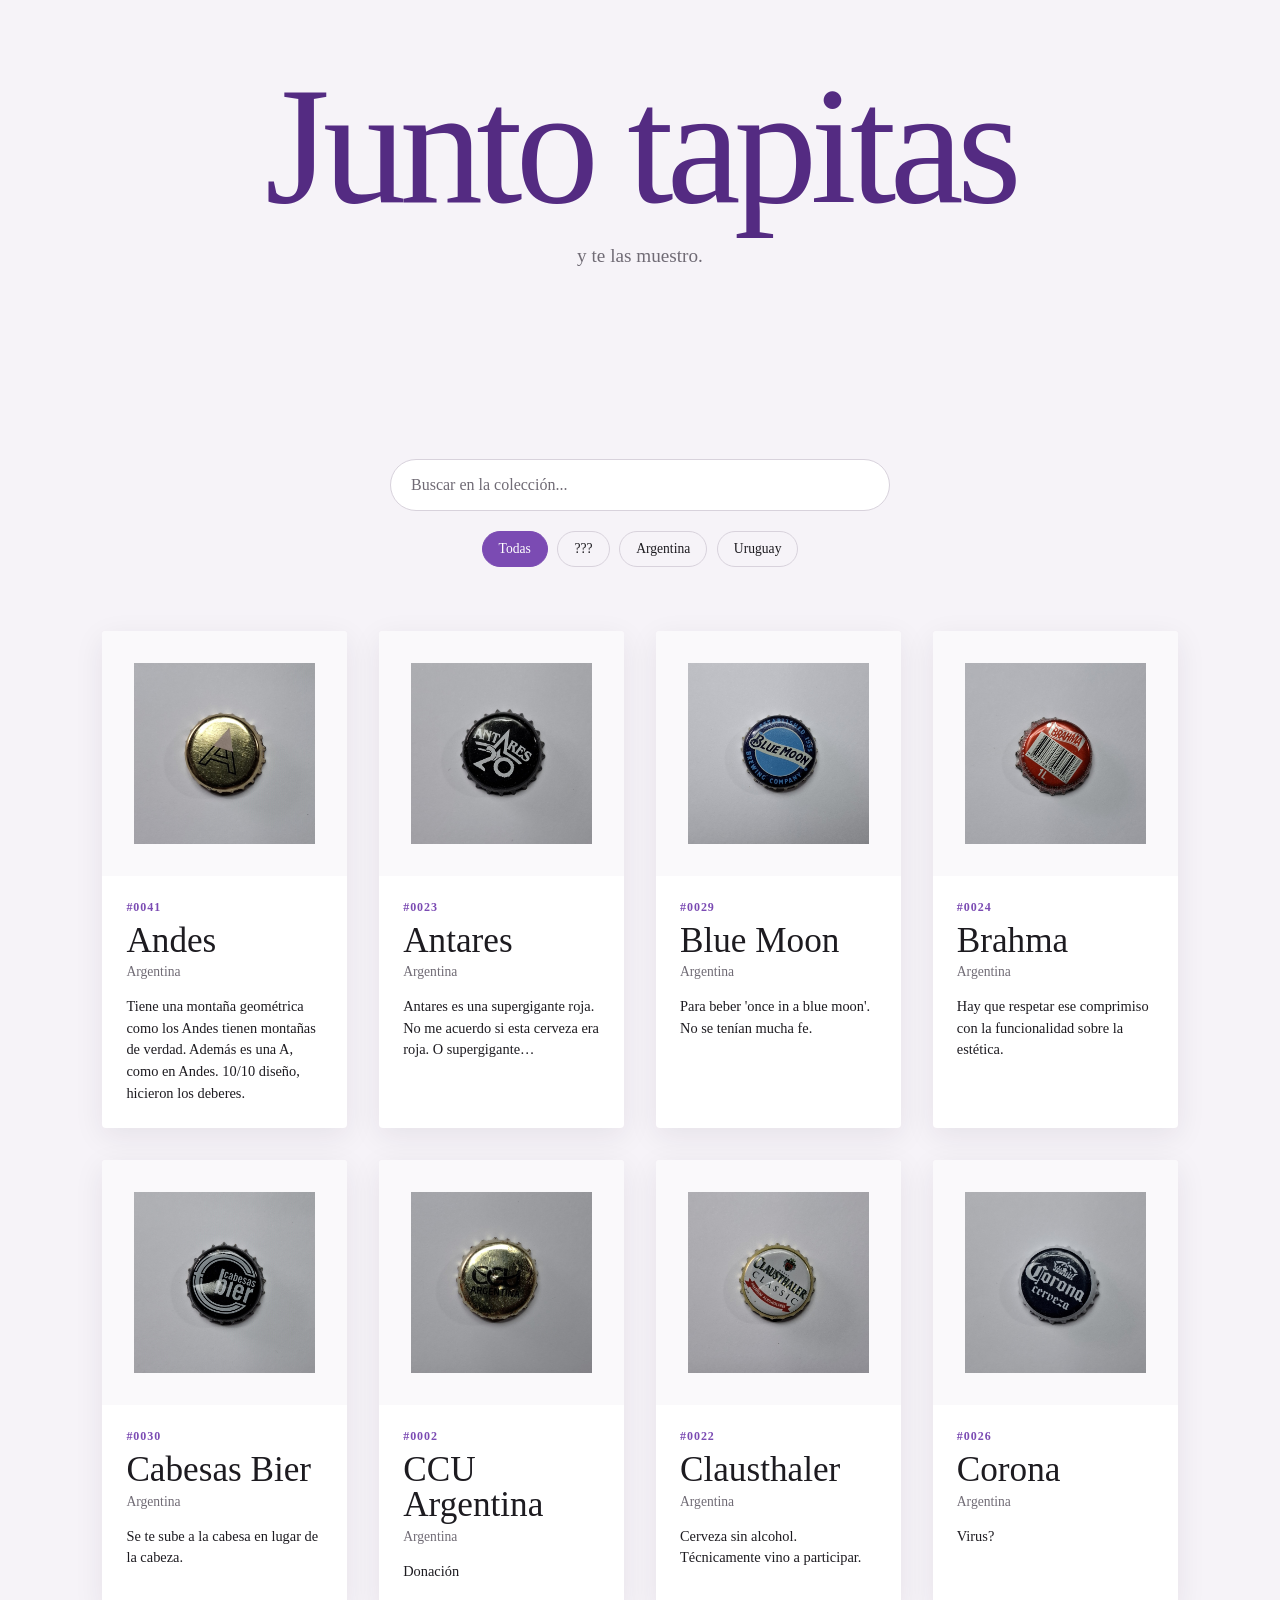
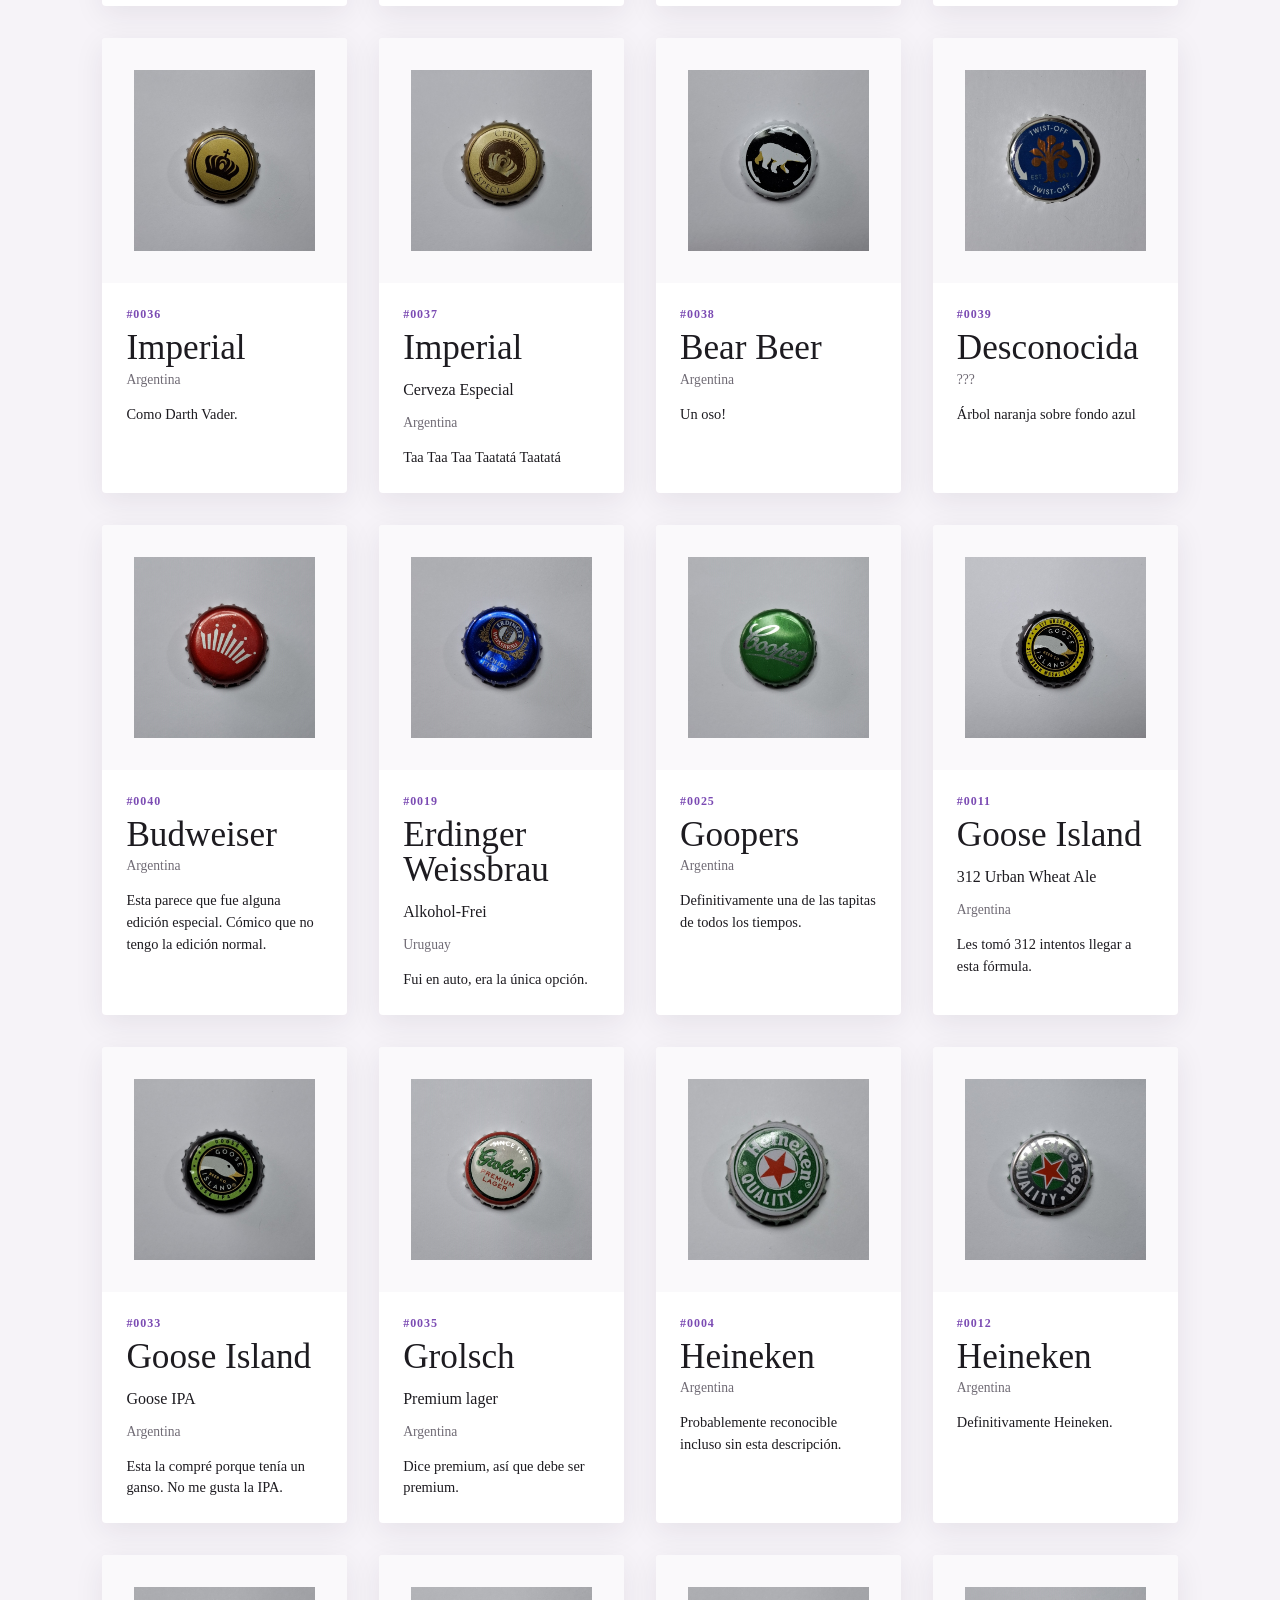
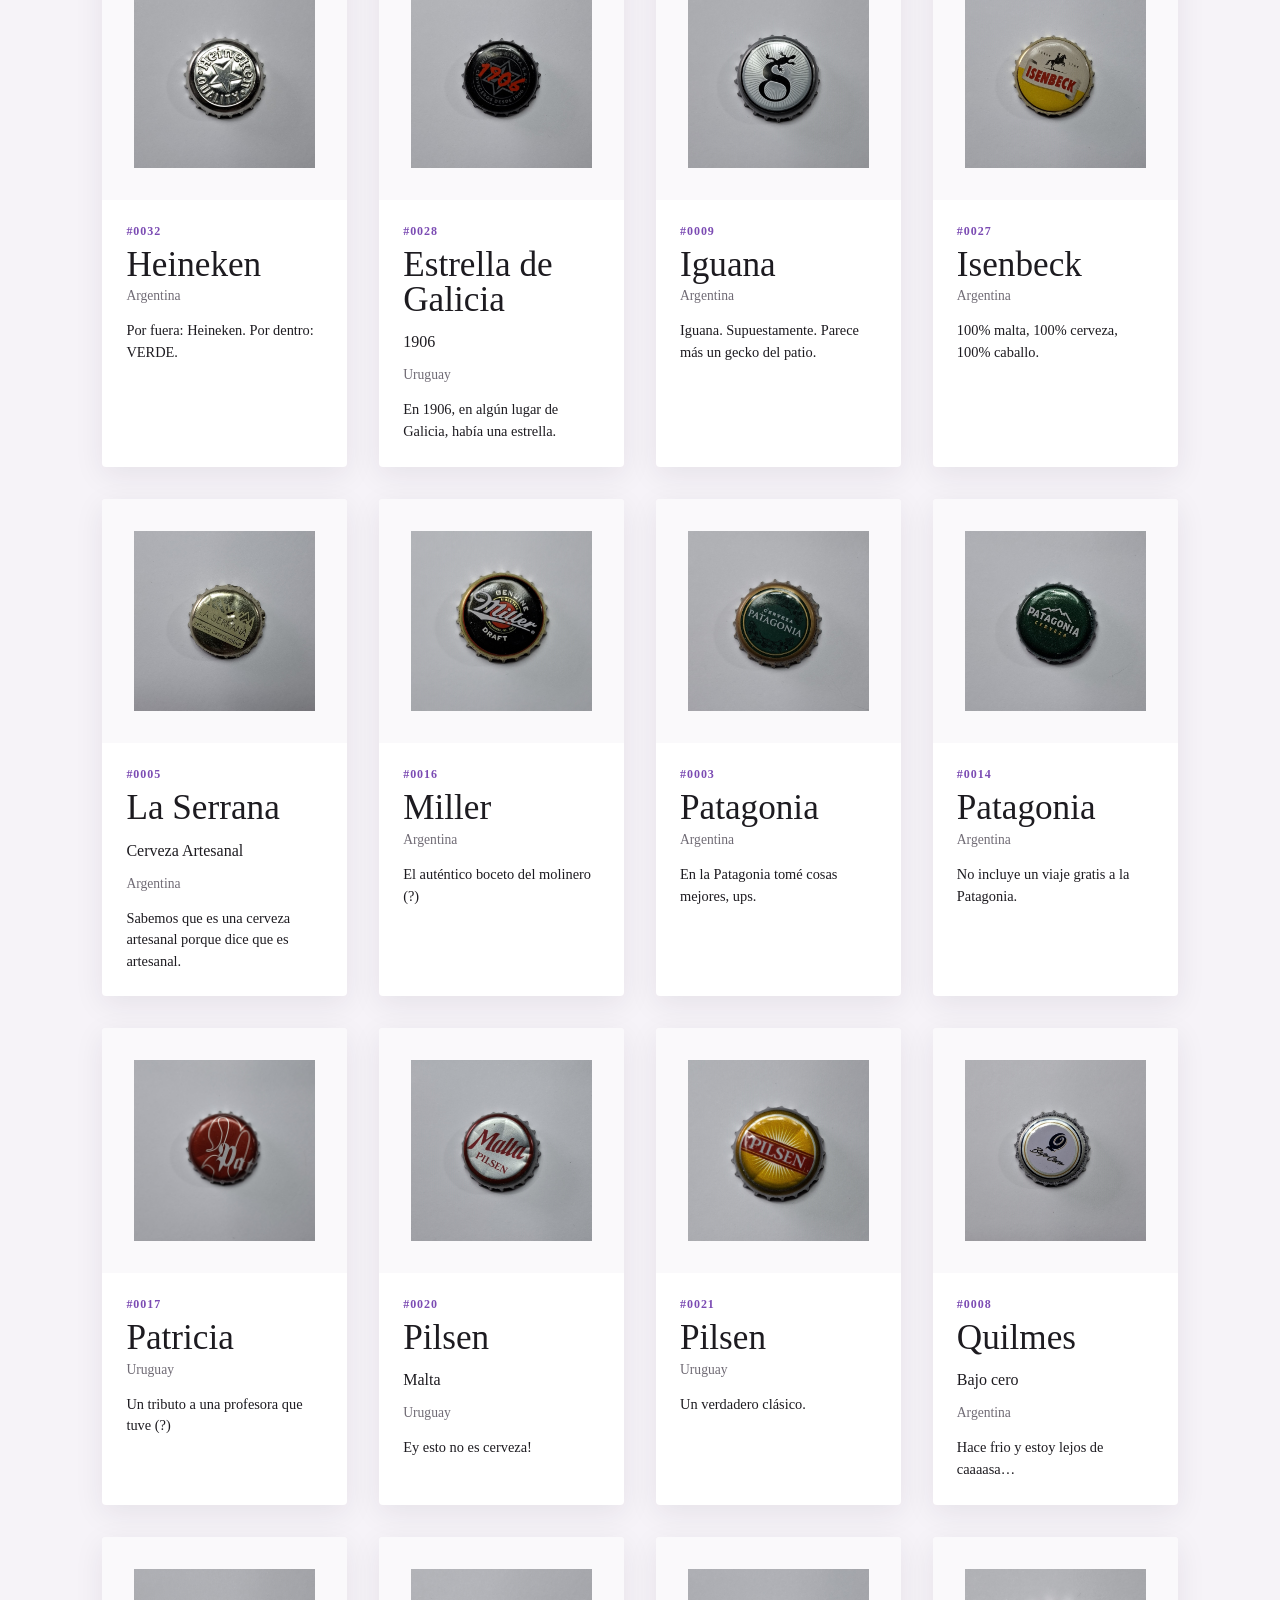
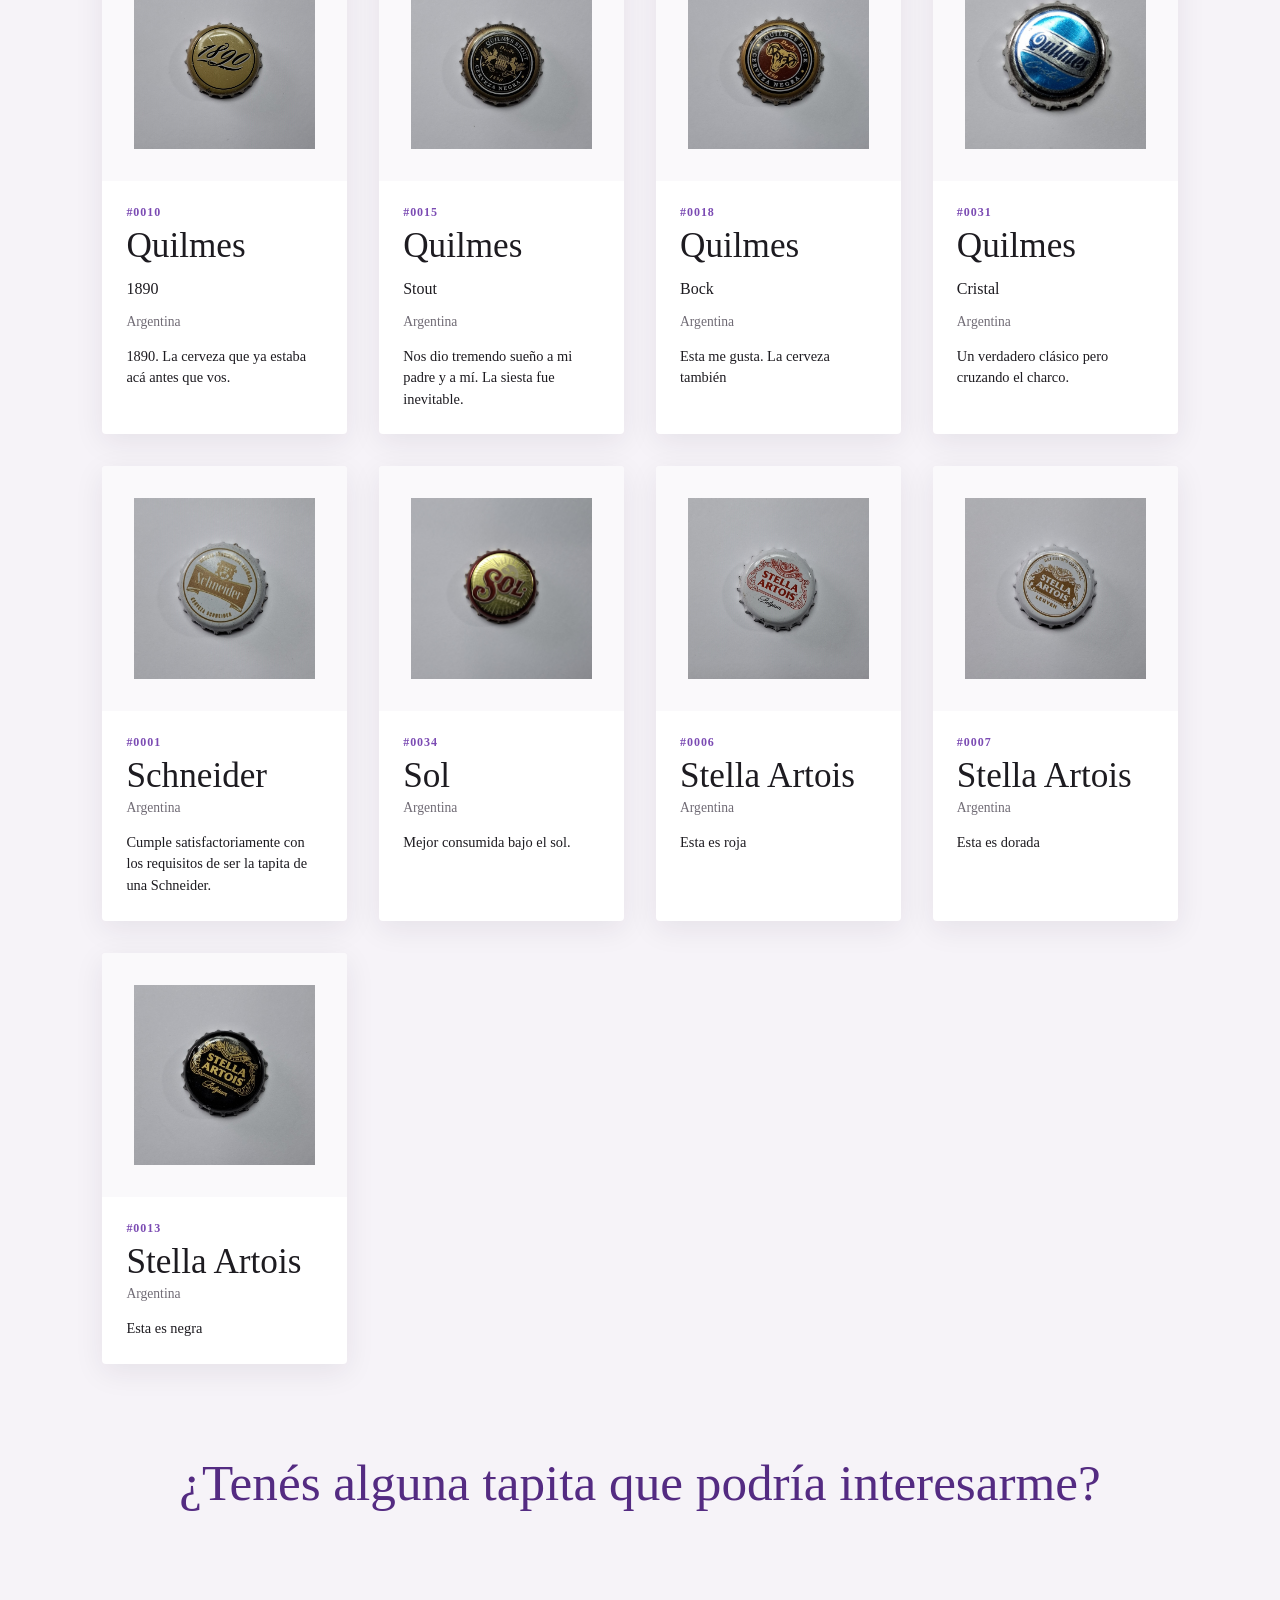
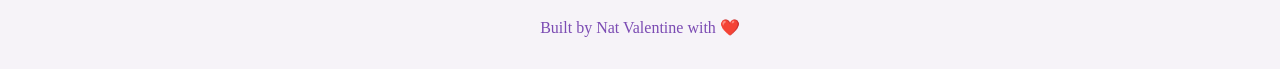
<file: index.html>
<!doctype html>
<html lang="es">
  <head>
    <meta charset="UTF-8" />
    <meta name="viewport" content="width=device-width, initial-scale=1.0" />

    <link rel="stylesheet" href="styles.css" />

    <script src="script.js" defer></script>
    <title>Mis tapitas</title>
  </head>
  <body>
    <header>
      <h1>Junto tapitas</h1>
      <p>y te las muestro.</p>
    </header>

    <main>
      <section id="tapitas">
        <section id="mis-tapitas" class="collection">
          <div class="filters">
            <input
              type="search"
              class="search-input"
              placeholder="Buscar en la colección..."
            />

            <div class="filter-chips">
              <button class="filter-chip active" data-place="">Todas</button>

              <button class="filter-chip" data-place="???">???</button>

              <button class="filter-chip" data-place="Argentina">
                Argentina
              </button>

              <button class="filter-chip" data-place="Uruguay">Uruguay</button>
            </div>
          </div>

          <div class="grid">
            <article class="card" data-brand="Andes" data-place="Argentina">
              <div class="card-image">
                <img src="assets/tapitas/0041.jpg" alt="Tapita Andes" />
              </div>

              <div class="card-info">
                <span class="card-id">#0041</span>

                <h3>Andes</h3>

                <p class="card-place">Argentina</p>
                <p class="card-description">
                  Tiene una montaña geométrica como los Andes tienen montañas de
                  verdad. Además es una A, como en Andes. 10/10 diseño, hicieron
                  los deberes.
                </p>
              </div>
            </article>

            <article class="card" data-brand="Antares" data-place="Argentina">
              <div class="card-image">
                <img src="assets/tapitas/0023.jpg" alt="Tapita Antares" />
              </div>

              <div class="card-info">
                <span class="card-id">#0023</span>

                <h3>Antares</h3>

                <p class="card-place">Argentina</p>
                <p class="card-description">
                  Antares es una supergigante roja. No me acuerdo si esta
                  cerveza era roja. O supergigante…
                </p>
              </div>
            </article>

            <article class="card" data-brand="Blue Moon" data-place="Argentina">
              <div class="card-image">
                <img src="assets/tapitas/0029.jpg" alt="Tapita Blue Moon" />
              </div>

              <div class="card-info">
                <span class="card-id">#0029</span>

                <h3>Blue Moon</h3>

                <p class="card-place">Argentina</p>
                <p class="card-description">
                  Para beber &#x27;once in a blue moon&#x27;. No se tenían mucha
                  fe.
                </p>
              </div>
            </article>

            <article class="card" data-brand="Brahma" data-place="Argentina">
              <div class="card-image">
                <img src="assets/tapitas/0024.jpg" alt="Tapita Brahma" />
              </div>

              <div class="card-info">
                <span class="card-id">#0024</span>

                <h3>Brahma</h3>

                <p class="card-place">Argentina</p>
                <p class="card-description">
                  Hay que respetar ese comprimiso con la funcionalidad sobre la
                  estética.
                </p>
              </div>
            </article>

            <article
              class="card"
              data-brand="Cabesas Bier"
              data-place="Argentina"
            >
              <div class="card-image">
                <img src="assets/tapitas/0030.jpg" alt="Tapita Cabesas Bier" />
              </div>

              <div class="card-info">
                <span class="card-id">#0030</span>

                <h3>Cabesas Bier</h3>

                <p class="card-place">Argentina</p>
                <p class="card-description">
                  Se te sube a la cabesa en lugar de la cabeza.
                </p>
              </div>
            </article>

            <article
              class="card"
              data-brand="CCU Argentina"
              data-place="Argentina"
            >
              <div class="card-image">
                <img src="assets/tapitas/0002.jpg" alt="Tapita CCU Argentina" />
              </div>

              <div class="card-info">
                <span class="card-id">#0002</span>

                <h3>CCU Argentina</h3>

                <p class="card-place">Argentina</p>
                <p class="card-description">Donación</p>
              </div>
            </article>

            <article
              class="card"
              data-brand="Clausthaler"
              data-place="Argentina"
            >
              <div class="card-image">
                <img src="assets/tapitas/0022.jpg" alt="Tapita Clausthaler" />
              </div>

              <div class="card-info">
                <span class="card-id">#0022</span>

                <h3>Clausthaler</h3>

                <p class="card-place">Argentina</p>
                <p class="card-description">
                  Cerveza sin alcohol. Técnicamente vino a participar.
                </p>
              </div>
            </article>

            <article class="card" data-brand="Corona" data-place="Argentina">
              <div class="card-image">
                <img src="assets/tapitas/0026.jpg" alt="Tapita Corona" />
              </div>

              <div class="card-info">
                <span class="card-id">#0026</span>

                <h3>Corona</h3>

                <p class="card-place">Argentina</p>
                <p class="card-description">Virus?</p>
              </div>
            </article>

            <article class="card" data-brand="Imperial" data-place="Argentina">
              <div class="card-image">
                <img src="assets/tapitas/0036.jpg" alt="Tapita Imperial" />
              </div>

              <div class="card-info">
                <span class="card-id">#0036</span>

                <h3>Imperial</h3>

                <p class="card-place">Argentina</p>
                <p class="card-description">Como Darth Vader.</p>
              </div>
            </article>

            <article class="card" data-brand="Imperial" data-place="Argentina">
              <div class="card-image">
                <img src="assets/tapitas/0037.jpg" alt="Tapita Imperial" />
              </div>

              <div class="card-info">
                <span class="card-id">#0037</span>

                <h3>Imperial</h3>

                <p class="card-product">Cerveza Especial</p>
                <p class="card-place">Argentina</p>
                <p class="card-description">Taa Taa Taa Taatatá Taatatá</p>
              </div>
            </article>

            <article class="card" data-brand="Bear Beer" data-place="Argentina">
              <div class="card-image">
                <img src="assets/tapitas/0038.jpg" alt="Tapita Bear Beer" />
              </div>

              <div class="card-info">
                <span class="card-id">#0038</span>

                <h3>Bear Beer</h3>

                <p class="card-place">Argentina</p>
                <p class="card-description">Un oso!</p>
              </div>
            </article>

            <article class="card" data-brand="Desconocida" data-place="???">
              <div class="card-image">
                <img src="assets/tapitas/0039.jpg" alt="Tapita Desconocida" />
              </div>

              <div class="card-info">
                <span class="card-id">#0039</span>

                <h3>Desconocida</h3>

                <p class="card-place">???</p>
                <p class="card-description">Árbol naranja sobre fondo azul</p>
              </div>
            </article>

            <article class="card" data-brand="Budweiser" data-place="Argentina">
              <div class="card-image">
                <img src="assets/tapitas/0040.jpg" alt="Tapita Budweiser" />
              </div>

              <div class="card-info">
                <span class="card-id">#0040</span>

                <h3>Budweiser</h3>

                <p class="card-place">Argentina</p>
                <p class="card-description">
                  Esta parece que fue alguna edición especial. Cómico que no
                  tengo la edición normal.
                </p>
              </div>
            </article>

            <article
              class="card"
              data-brand="Erdinger Weissbrau"
              data-place="Uruguay"
            >
              <div class="card-image">
                <img
                  src="assets/tapitas/0019.jpg"
                  alt="Tapita Erdinger Weissbrau"
                />
              </div>

              <div class="card-info">
                <span class="card-id">#0019</span>

                <h3>Erdinger Weissbrau</h3>

                <p class="card-product">Alkohol-Frei</p>
                <p class="card-place">Uruguay</p>
                <p class="card-description">
                  Fui en auto, era la única opción.
                </p>
              </div>
            </article>

            <article class="card" data-brand="Goopers" data-place="Argentina">
              <div class="card-image">
                <img src="assets/tapitas/0025.jpg" alt="Tapita Goopers" />
              </div>

              <div class="card-info">
                <span class="card-id">#0025</span>

                <h3>Goopers</h3>

                <p class="card-place">Argentina</p>
                <p class="card-description">
                  Definitivamente una de las tapitas de todos los tiempos.
                </p>
              </div>
            </article>

            <article
              class="card"
              data-brand="Goose Island"
              data-place="Argentina"
            >
              <div class="card-image">
                <img src="assets/tapitas/0011.jpg" alt="Tapita Goose Island" />
              </div>

              <div class="card-info">
                <span class="card-id">#0011</span>

                <h3>Goose Island</h3>

                <p class="card-product">312 Urban Wheat Ale</p>
                <p class="card-place">Argentina</p>
                <p class="card-description">
                  Les tomó 312 intentos llegar a esta fórmula.
                </p>
              </div>
            </article>

            <article
              class="card"
              data-brand="Goose Island"
              data-place="Argentina"
            >
              <div class="card-image">
                <img src="assets/tapitas/0033.jpg" alt="Tapita Goose Island" />
              </div>

              <div class="card-info">
                <span class="card-id">#0033</span>

                <h3>Goose Island</h3>

                <p class="card-product">Goose IPA</p>
                <p class="card-place">Argentina</p>
                <p class="card-description">
                  Esta la compré porque tenía un ganso. No me gusta la IPA.
                </p>
              </div>
            </article>

            <article class="card" data-brand="Grolsch" data-place="Argentina">
              <div class="card-image">
                <img src="assets/tapitas/0035.jpg" alt="Tapita Grolsch" />
              </div>

              <div class="card-info">
                <span class="card-id">#0035</span>

                <h3>Grolsch</h3>

                <p class="card-product">Premium lager</p>
                <p class="card-place">Argentina</p>
                <p class="card-description">
                  Dice premium, así que debe ser premium.
                </p>
              </div>
            </article>

            <article class="card" data-brand="Heineken" data-place="Argentina">
              <div class="card-image">
                <img src="assets/tapitas/0004.jpg" alt="Tapita Heineken" />
              </div>

              <div class="card-info">
                <span class="card-id">#0004</span>

                <h3>Heineken</h3>

                <p class="card-place">Argentina</p>
                <p class="card-description">
                  Probablemente reconocible incluso sin esta descripción.
                </p>
              </div>
            </article>

            <article class="card" data-brand="Heineken" data-place="Argentina">
              <div class="card-image">
                <img src="assets/tapitas/0012.jpg" alt="Tapita Heineken" />
              </div>

              <div class="card-info">
                <span class="card-id">#0012</span>

                <h3>Heineken</h3>

                <p class="card-place">Argentina</p>
                <p class="card-description">Definitivamente Heineken.</p>
              </div>
            </article>

            <article class="card" data-brand="Heineken" data-place="Argentina">
              <div class="card-image">
                <img src="assets/tapitas/0032.jpg" alt="Tapita Heineken" />
              </div>

              <div class="card-info">
                <span class="card-id">#0032</span>

                <h3>Heineken</h3>

                <p class="card-place">Argentina</p>
                <p class="card-description">
                  Por fuera: Heineken. Por dentro: VERDE.
                </p>
              </div>
            </article>

            <article
              class="card"
              data-brand="Estrella de Galicia"
              data-place="Uruguay"
            >
              <div class="card-image">
                <img
                  src="assets/tapitas/0028.jpg"
                  alt="Tapita Estrella de Galicia"
                />
              </div>

              <div class="card-info">
                <span class="card-id">#0028</span>

                <h3>Estrella de Galicia</h3>

                <p class="card-product">1906</p>
                <p class="card-place">Uruguay</p>
                <p class="card-description">
                  En 1906, en algún lugar de Galicia, había una estrella.
                </p>
              </div>
            </article>

            <article class="card" data-brand="Iguana" data-place="Argentina">
              <div class="card-image">
                <img src="assets/tapitas/0009.jpg" alt="Tapita Iguana" />
              </div>

              <div class="card-info">
                <span class="card-id">#0009</span>

                <h3>Iguana</h3>

                <p class="card-place">Argentina</p>
                <p class="card-description">
                  Iguana. Supuestamente. Parece más un gecko del patio.
                </p>
              </div>
            </article>

            <article class="card" data-brand="Isenbeck" data-place="Argentina">
              <div class="card-image">
                <img src="assets/tapitas/0027.jpg" alt="Tapita Isenbeck" />
              </div>

              <div class="card-info">
                <span class="card-id">#0027</span>

                <h3>Isenbeck</h3>

                <p class="card-place">Argentina</p>
                <p class="card-description">
                  100% malta, 100% cerveza, 100% caballo.
                </p>
              </div>
            </article>

            <article
              class="card"
              data-brand="La Serrana"
              data-place="Argentina"
            >
              <div class="card-image">
                <img src="assets/tapitas/0005.jpg" alt="Tapita La Serrana" />
              </div>

              <div class="card-info">
                <span class="card-id">#0005</span>

                <h3>La Serrana</h3>

                <p class="card-product">Cerveza Artesanal</p>
                <p class="card-place">Argentina</p>
                <p class="card-description">
                  Sabemos que es una cerveza artesanal porque dice que es
                  artesanal.
                </p>
              </div>
            </article>

            <article class="card" data-brand="Miller" data-place="Argentina">
              <div class="card-image">
                <img src="assets/tapitas/0016.jpg" alt="Tapita Miller" />
              </div>

              <div class="card-info">
                <span class="card-id">#0016</span>

                <h3>Miller</h3>

                <p class="card-place">Argentina</p>
                <p class="card-description">
                  El auténtico boceto del molinero (?)
                </p>
              </div>
            </article>

            <article class="card" data-brand="Patagonia" data-place="Argentina">
              <div class="card-image">
                <img src="assets/tapitas/0003.jpg" alt="Tapita Patagonia" />
              </div>

              <div class="card-info">
                <span class="card-id">#0003</span>

                <h3>Patagonia</h3>

                <p class="card-place">Argentina</p>
                <p class="card-description">
                  En la Patagonia tomé cosas mejores, ups.
                </p>
              </div>
            </article>

            <article class="card" data-brand="Patagonia" data-place="Argentina">
              <div class="card-image">
                <img src="assets/tapitas/0014.jpg" alt="Tapita Patagonia" />
              </div>

              <div class="card-info">
                <span class="card-id">#0014</span>

                <h3>Patagonia</h3>

                <p class="card-place">Argentina</p>
                <p class="card-description">
                  No incluye un viaje gratis a la Patagonia.
                </p>
              </div>
            </article>

            <article class="card" data-brand="Patricia" data-place="Uruguay">
              <div class="card-image">
                <img src="assets/tapitas/0017.jpg" alt="Tapita Patricia" />
              </div>

              <div class="card-info">
                <span class="card-id">#0017</span>

                <h3>Patricia</h3>

                <p class="card-place">Uruguay</p>
                <p class="card-description">
                  Un tributo a una profesora que tuve (?)
                </p>
              </div>
            </article>

            <article class="card" data-brand="Pilsen" data-place="Uruguay">
              <div class="card-image">
                <img src="assets/tapitas/0020.jpg" alt="Tapita Pilsen" />
              </div>

              <div class="card-info">
                <span class="card-id">#0020</span>

                <h3>Pilsen</h3>

                <p class="card-product">Malta</p>
                <p class="card-place">Uruguay</p>
                <p class="card-description">Ey esto no es cerveza!</p>
              </div>
            </article>

            <article class="card" data-brand="Pilsen" data-place="Uruguay">
              <div class="card-image">
                <img src="assets/tapitas/0021.jpg" alt="Tapita Pilsen" />
              </div>

              <div class="card-info">
                <span class="card-id">#0021</span>

                <h3>Pilsen</h3>

                <p class="card-place">Uruguay</p>
                <p class="card-description">Un verdadero clásico.</p>
              </div>
            </article>

            <article class="card" data-brand="Quilmes" data-place="Argentina">
              <div class="card-image">
                <img src="assets/tapitas/0008.jpg" alt="Tapita Quilmes" />
              </div>

              <div class="card-info">
                <span class="card-id">#0008</span>

                <h3>Quilmes</h3>

                <p class="card-product">Bajo cero</p>
                <p class="card-place">Argentina</p>
                <p class="card-description">
                  Hace frio y estoy lejos de caaaasa…
                </p>
              </div>
            </article>

            <article class="card" data-brand="Quilmes" data-place="Argentina">
              <div class="card-image">
                <img src="assets/tapitas/0010.jpg" alt="Tapita Quilmes" />
              </div>

              <div class="card-info">
                <span class="card-id">#0010</span>

                <h3>Quilmes</h3>

                <p class="card-product">1890</p>
                <p class="card-place">Argentina</p>
                <p class="card-description">
                  1890. La cerveza que ya estaba acá antes que vos.
                </p>
              </div>
            </article>

            <article class="card" data-brand="Quilmes" data-place="Argentina">
              <div class="card-image">
                <img src="assets/tapitas/0015.jpg" alt="Tapita Quilmes" />
              </div>

              <div class="card-info">
                <span class="card-id">#0015</span>

                <h3>Quilmes</h3>

                <p class="card-product">Stout</p>
                <p class="card-place">Argentina</p>
                <p class="card-description">
                  Nos dio tremendo sueño a mi padre y a mí. La siesta fue
                  inevitable.
                </p>
              </div>
            </article>

            <article class="card" data-brand="Quilmes" data-place="Argentina">
              <div class="card-image">
                <img src="assets/tapitas/0018.jpg" alt="Tapita Quilmes" />
              </div>

              <div class="card-info">
                <span class="card-id">#0018</span>

                <h3>Quilmes</h3>

                <p class="card-product">Bock</p>
                <p class="card-place">Argentina</p>
                <p class="card-description">
                  Esta me gusta. La cerveza también
                </p>
              </div>
            </article>

            <article class="card" data-brand="Quilmes" data-place="Argentina">
              <div class="card-image">
                <img src="assets/tapitas/0031.jpg" alt="Tapita Quilmes" />
              </div>

              <div class="card-info">
                <span class="card-id">#0031</span>

                <h3>Quilmes</h3>

                <p class="card-product">Cristal</p>
                <p class="card-place">Argentina</p>
                <p class="card-description">
                  Un verdadero clásico pero cruzando el charco.
                </p>
              </div>
            </article>

            <article class="card" data-brand="Schneider" data-place="Argentina">
              <div class="card-image">
                <img src="assets/tapitas/0001.jpg" alt="Tapita Schneider" />
              </div>

              <div class="card-info">
                <span class="card-id">#0001</span>

                <h3>Schneider</h3>

                <p class="card-place">Argentina</p>
                <p class="card-description">
                  Cumple satisfactoriamente con los requisitos de ser la tapita
                  de una Schneider.
                </p>
              </div>
            </article>

            <article class="card" data-brand="Sol" data-place="Argentina">
              <div class="card-image">
                <img src="assets/tapitas/0034.jpg" alt="Tapita Sol" />
              </div>

              <div class="card-info">
                <span class="card-id">#0034</span>

                <h3>Sol</h3>

                <p class="card-place">Argentina</p>
                <p class="card-description">Mejor consumida bajo el sol.</p>
              </div>
            </article>

            <article
              class="card"
              data-brand="Stella Artois"
              data-place="Argentina"
            >
              <div class="card-image">
                <img src="assets/tapitas/0006.jpg" alt="Tapita Stella Artois" />
              </div>

              <div class="card-info">
                <span class="card-id">#0006</span>

                <h3>Stella Artois</h3>

                <p class="card-place">Argentina</p>
                <p class="card-description">Esta es roja</p>
              </div>
            </article>

            <article
              class="card"
              data-brand="Stella Artois"
              data-place="Argentina"
            >
              <div class="card-image">
                <img src="assets/tapitas/0007.jpg" alt="Tapita Stella Artois" />
              </div>

              <div class="card-info">
                <span class="card-id">#0007</span>

                <h3>Stella Artois</h3>

                <p class="card-place">Argentina</p>
                <p class="card-description">Esta es dorada</p>
              </div>
            </article>

            <article
              class="card"
              data-brand="Stella Artois"
              data-place="Argentina"
            >
              <div class="card-image">
                <img src="assets/tapitas/0013.jpg" alt="Tapita Stella Artois" />
              </div>

              <div class="card-info">
                <span class="card-id">#0013</span>

                <h3>Stella Artois</h3>

                <p class="card-place">Argentina</p>
                <p class="card-description">Esta es negra</p>
              </div>
            </article>
          </div>
        </section>
      </section>

      <section id="contact">
        <h2>¿Tenés alguna tapita que podría interesarme?</h2>
        <!-- form de contacto -->
      </section>
    </main>

    <footer>Built by Nat Valentine with ❤️</footer>
  </body>
</html>
</file>
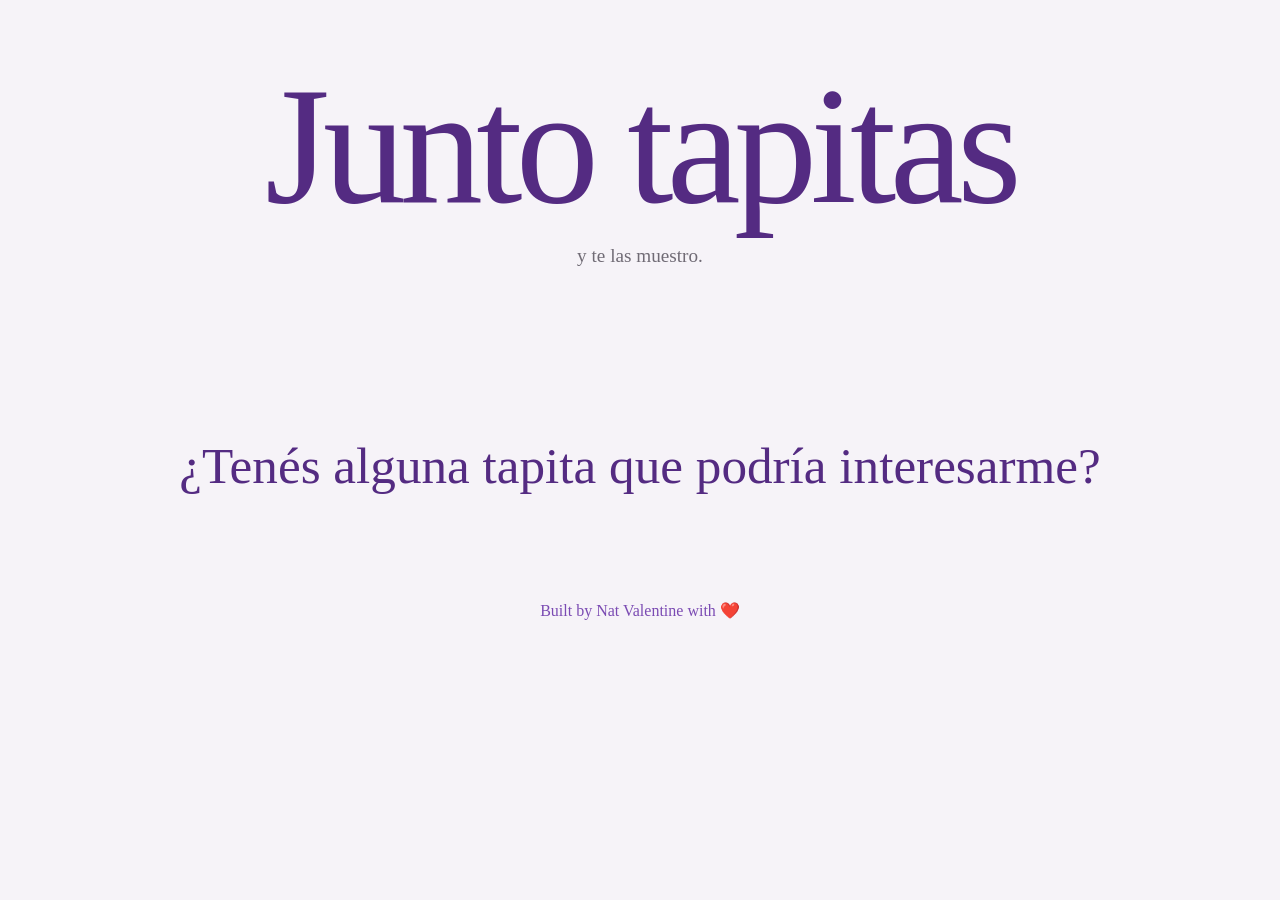
<file: index copy.html>
<!doctype html>
<html lang="es">
  <head>
    <meta charset="UTF-8" />
    <meta name="viewport" content="width=device-width, initial-scale=1.0" />

    <link rel="stylesheet" href="styles.css" />

    <script src="script.js" defer></script>
    <title>Mis tapitas</title>
  </head>
  <body>
    <header>
      <h1>Junto tapitas</h1>
      <p>y te las muestro.</p>
    </header>

    <main>
      <section id="tapitas">
        <!-- COLLECTIONS -->
      </section>

      <section id="contact">
        <h2>¿Tenés alguna tapita que podría interesarme?</h2>
        <!-- form de contacto -->
      </section>
    </main>

    <footer>Built by Nat Valentine with ❤️</footer>
  </body>
</html>
</file>
<file: styles.css>
@font-face {
    font-family: "Cormorant Garamong";
    src: url("/assets/fonts/CormorantGaramond-VariableFont_wght.ttf") format("truetype");
    font-weight: 100 900;
    font-style: normal;
}

:root {
    --bg: #f6f3f8;
    --surface: #ffffff;
    --text: #1d1b20;
    --muted: #706b75;

    --accent: #7b4bb3;
    --accent-dark: #542b82;

    --display-font: "Cormorant Garamond", serif;
    --default-font: "Roboto", sans-serif;
}

* {
    box-sizing: border-box;
}

html {
    scroll-behavior: smooth;
}

body {
    margin: 0;
    background: var(--bg);
    color: var(--text);
    font-family: var(--body);
}

header {
    margin: auto;
    text-align: center;
    display: flex;
    flex-direction: column;
    justify-content: center;
    padding: 5rem 8vw;
}

header h1 {
    margin: 0;
    font-family: var(--display-font);
    font-size: clamp(5rem, 13vw, 11rem);
    font-weight: 300;
    color: var(--accent-dark);
    line-height: 0.8;
    letter-spacing: -0.04em;
}

header p {
    margin: 2rem 0 0;
    color: var(--muted);
    font-size: 1.2rem;
    font-weight: 500;
}

footer {
    display: flex;
    flex-direction: column;
    justify-content: center;
    text-align: center;
    margin-top: 2rem;
    padding: 2rem 8vw;
    color: var(--accent)
}

main {
    padding: 0 8vw;
}

section {
    padding: 2rem 0;
}

section h2 {
    text-align: center;
    font-family: var(--display-font);
    font-size: clamp(2rem, 4vw, 4rem);
    color: var(--accent-dark);
    font-weight: 300;
    line-height: 0.9;
    margin: 0 0 1rem;
}

section>p {
    color: var(--muted);
}

.grid {
    display: grid;
    grid-template-columns: repeat(4, 1fr);
    gap: 2rem;
    margin-top: 4rem;
}

.card {
    background: var(--surface);
    border-radius: 4px;
    overflow: hidden;
    box-shadow: 0 8px 30px rgba(40, 20, 50, 0.08);
    transition:
        transform 0.25s ease,
        box-shadow 0.25s ease;
}

.card:hover {
    transform: translateY(-6px) rotate(-0.5deg);
    box-shadow: 0 16px 40px rgba(40, 20, 50, 0.14);
}

.card-image {
    aspect-ratio: 1 / 1;
    display: flex;
    align-items: center;
    justify-content: center;
    padding: 2rem;
    background: #faf9fb;
}

.card-image img {
    width: 100%;
    height: 100%;
    object-fit: contain;
}

.card-info {
    padding: 1.5rem;
}

.card-id {
    display: block;
    color: var(--accent);
    font-size: 0.75rem;
    font-weight: 700;
    letter-spacing: 0.08em;
    margin-bottom: 0.5rem;
}

.card h3 {
    margin: 0;
    font-family: var(--display-font);
    font-size: 2.2rem;
    font-weight: 400;
    line-height: 1;
}

.card-place {
    margin: 0.4rem 0 1rem;
    color: var(--muted);
    font-size: 0.85rem;
}

.card-description {
    margin: 0;
    color: var(--text);
    font-size: 0.9rem;
    line-height: 1.5;
}

.filters {
    margin-top: 3rem;
    display: flex;
    flex-direction: column;
    align-items: center;
}

.search-input {
    width: 100%;
    max-width: 500px;
    padding: 1rem 1.25rem;

    border: 1px solid #d8d2dc;
    border-radius: 999px;

    background: var(--surface);
    color: var(--text);

    font: inherit;
    font-size: 1rem;

    outline: none;

    transition:
        border-color 0.2s ease,
        box-shadow 0.2s ease;
}

.search-input::placeholder {
    color: var(--muted);
}

.search-input:focus {
    border-color: var(--accent);
    box-shadow: 0 0 0 3px rgba(123, 75, 179, 0.12);
}

.filter-chips {
    display: flex;
    flex-wrap: wrap;
    justify-content: center;
    gap: 0.6rem;
    margin-top: 1.25rem;
}

.filter-chip {
    padding: 0.55rem 1rem;

    border: 1px solid #d8d2dc;
    border-radius: 999px;

    background: transparent;
    color: var(--text);

    font: inherit;
    font-size: 0.85rem;

    cursor: pointer;

    transition:
        background 0.2s ease,
        color 0.2s ease,
        border-color 0.2s ease,
        transform 0.2s ease;
}

.filter-chip:hover {
    border-color: var(--accent);
    color: var(--accent);
}

.filter-chip.active {
    background: var(--accent);
    border-color: var(--accent);
    color: white;
}

.filter-chip:active {
    transform: scale(0.96);
}

.contact-form {
    max-width: 700px;
    margin: 4rem auto 0;
}

.form-field {
    display: flex;
    flex-direction: column;
    gap: 0.5rem;
    margin-bottom: 1.5rem;
}

.form-field label {
    font-size: 0.85rem;
    font-weight: 500;
}

.form-field label span {
    color: var(--muted);
    font-weight: 400;
}

.form-field input,
.form-field textarea {
    width: 100%;
    padding: 1rem 1.1rem;

    border: 1px solid #d8d2dc;
    border-radius: 6px;

    background: var(--surface);
    color: var(--text);

    font: inherit;

    outline: none;

    transition:
        border-color 0.2s ease,
        box-shadow 0.2s ease;
}

.form-field textarea {
    resize: vertical;
}

.form-field input:focus,
.form-field textarea:focus {
    border-color: var(--accent);
    box-shadow: 0 0 0 3px rgba(123, 75, 179, 0.12);
}

.contact-form button {
    display: block;
    margin: 2rem auto 0;
    padding: 0.9rem 1.5rem;

    border: none;
    border-radius: 999px;

    background: var(--accent);
    color: white;

    font: inherit;
    font-weight: 500;

    cursor: pointer;

    transition:
        background 0.2s ease,
        transform 0.2s ease;
}

.contact-form button:hover {
    background: var(--accent-dark);
    transform: translateY(-2px);
}

@media (max-width: 1000px) {
    .grid {
        grid-template-columns: repeat(3, 1fr);
    }
}

@media (max-width: 700px) {
    .grid {
        grid-template-columns: repeat(2, 1fr);
        gap: 1rem;
    }
}

@media (max-width: 450px) {
    .grid {
        grid-template-columns: 1fr;
    }
}
</file>
